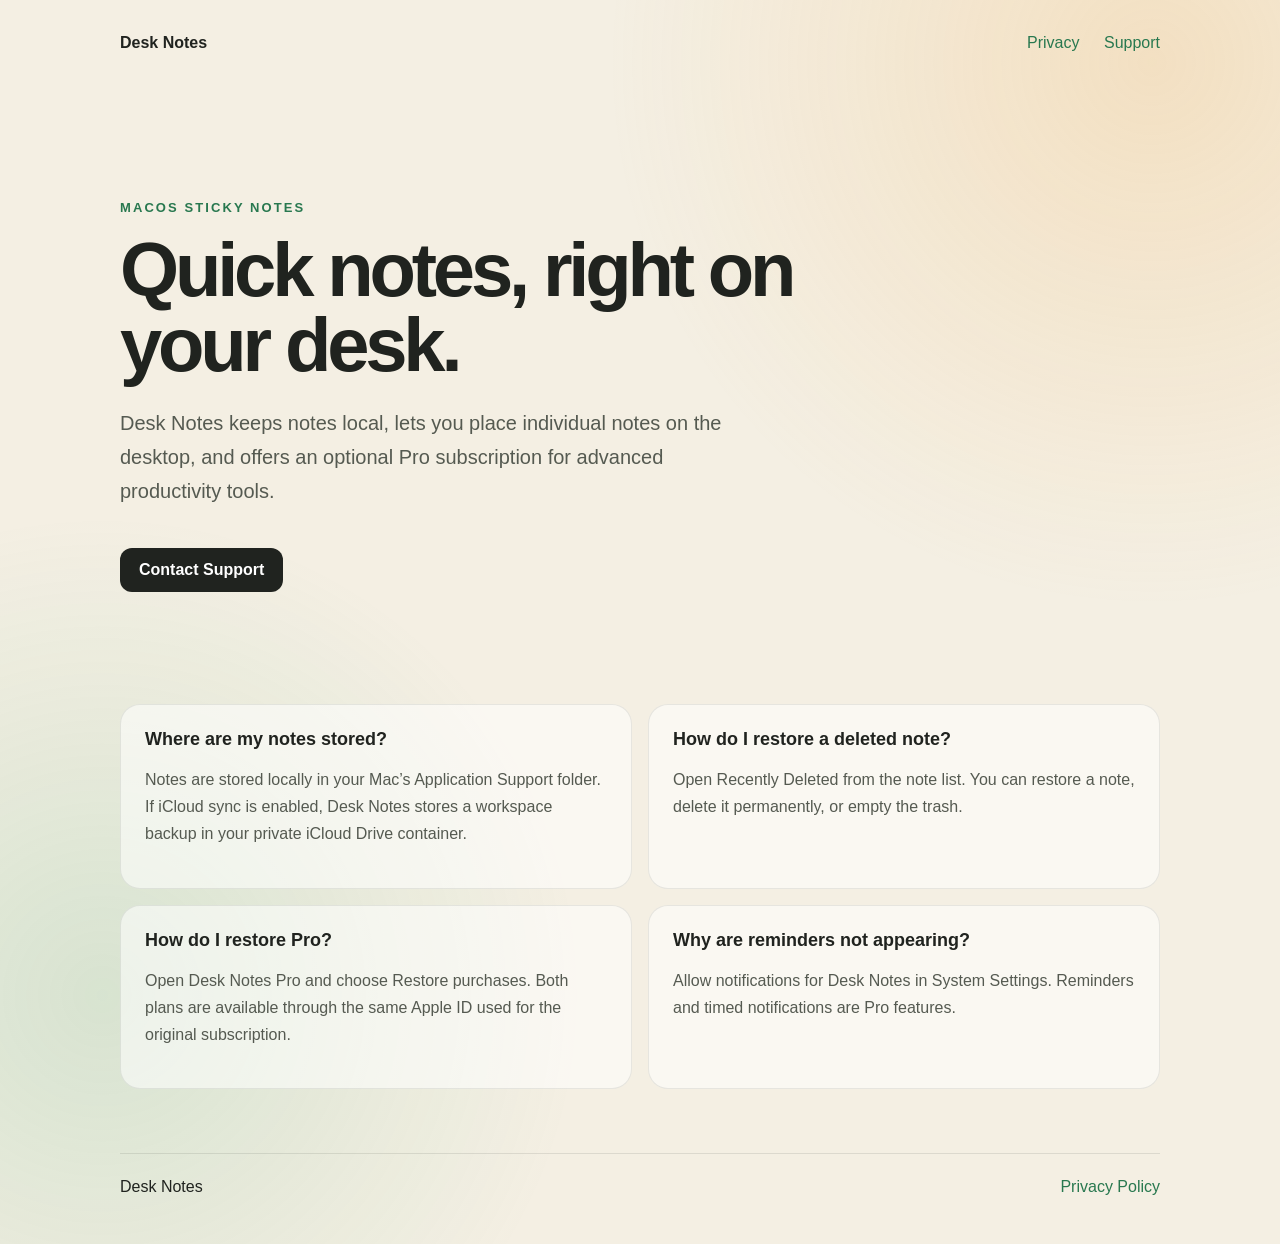
<file: index.html>
<!doctype html>
<html lang="en">
<head>
  <meta charset="utf-8">
  <meta name="viewport" content="width=device-width, initial-scale=1">
  <title>Desk Notes Support</title>
  <link rel="stylesheet" href="styles.css">
</head>
<body>
  <main>
    <nav>
      <strong>Desk Notes</strong>
      <div>
        <a href="privacy.html">Privacy</a>
        <a href="https://github.com/ktn4sgrtgc-gif/desknotes-support/issues">Support</a>
      </div>
    </nav>

    <section class="hero">
      <p class="eyebrow">macOS Sticky Notes</p>
      <h1>Quick notes, right on your desk.</h1>
      <p class="lead">Desk Notes keeps notes local, lets you place individual notes on the desktop, and offers an optional Pro subscription for advanced productivity tools.</p>
      <a class="button" href="https://github.com/ktn4sgrtgc-gif/desknotes-support/issues/new">Contact Support</a>
    </section>

    <section class="grid">
      <article>
        <h2>Where are my notes stored?</h2>
        <p>Notes are stored locally in your Mac’s Application Support folder. If iCloud sync is enabled, Desk Notes stores a workspace backup in your private iCloud Drive container.</p>
      </article>
      <article>
        <h2>How do I restore a deleted note?</h2>
        <p>Open Recently Deleted from the note list. You can restore a note, delete it permanently, or empty the trash.</p>
      </article>
      <article>
        <h2>How do I restore Pro?</h2>
        <p>Open Desk Notes Pro and choose Restore purchases. Both plans are available through the same Apple ID used for the original subscription.</p>
      </article>
      <article>
        <h2>Why are reminders not appearing?</h2>
        <p>Allow notifications for Desk Notes in System Settings. Reminders and timed notifications are Pro features.</p>
      </article>
    </section>

    <footer>
      <span>Desk Notes</span>
      <a href="privacy.html">Privacy Policy</a>
    </footer>
  </main>
</body>
</html>
</file>
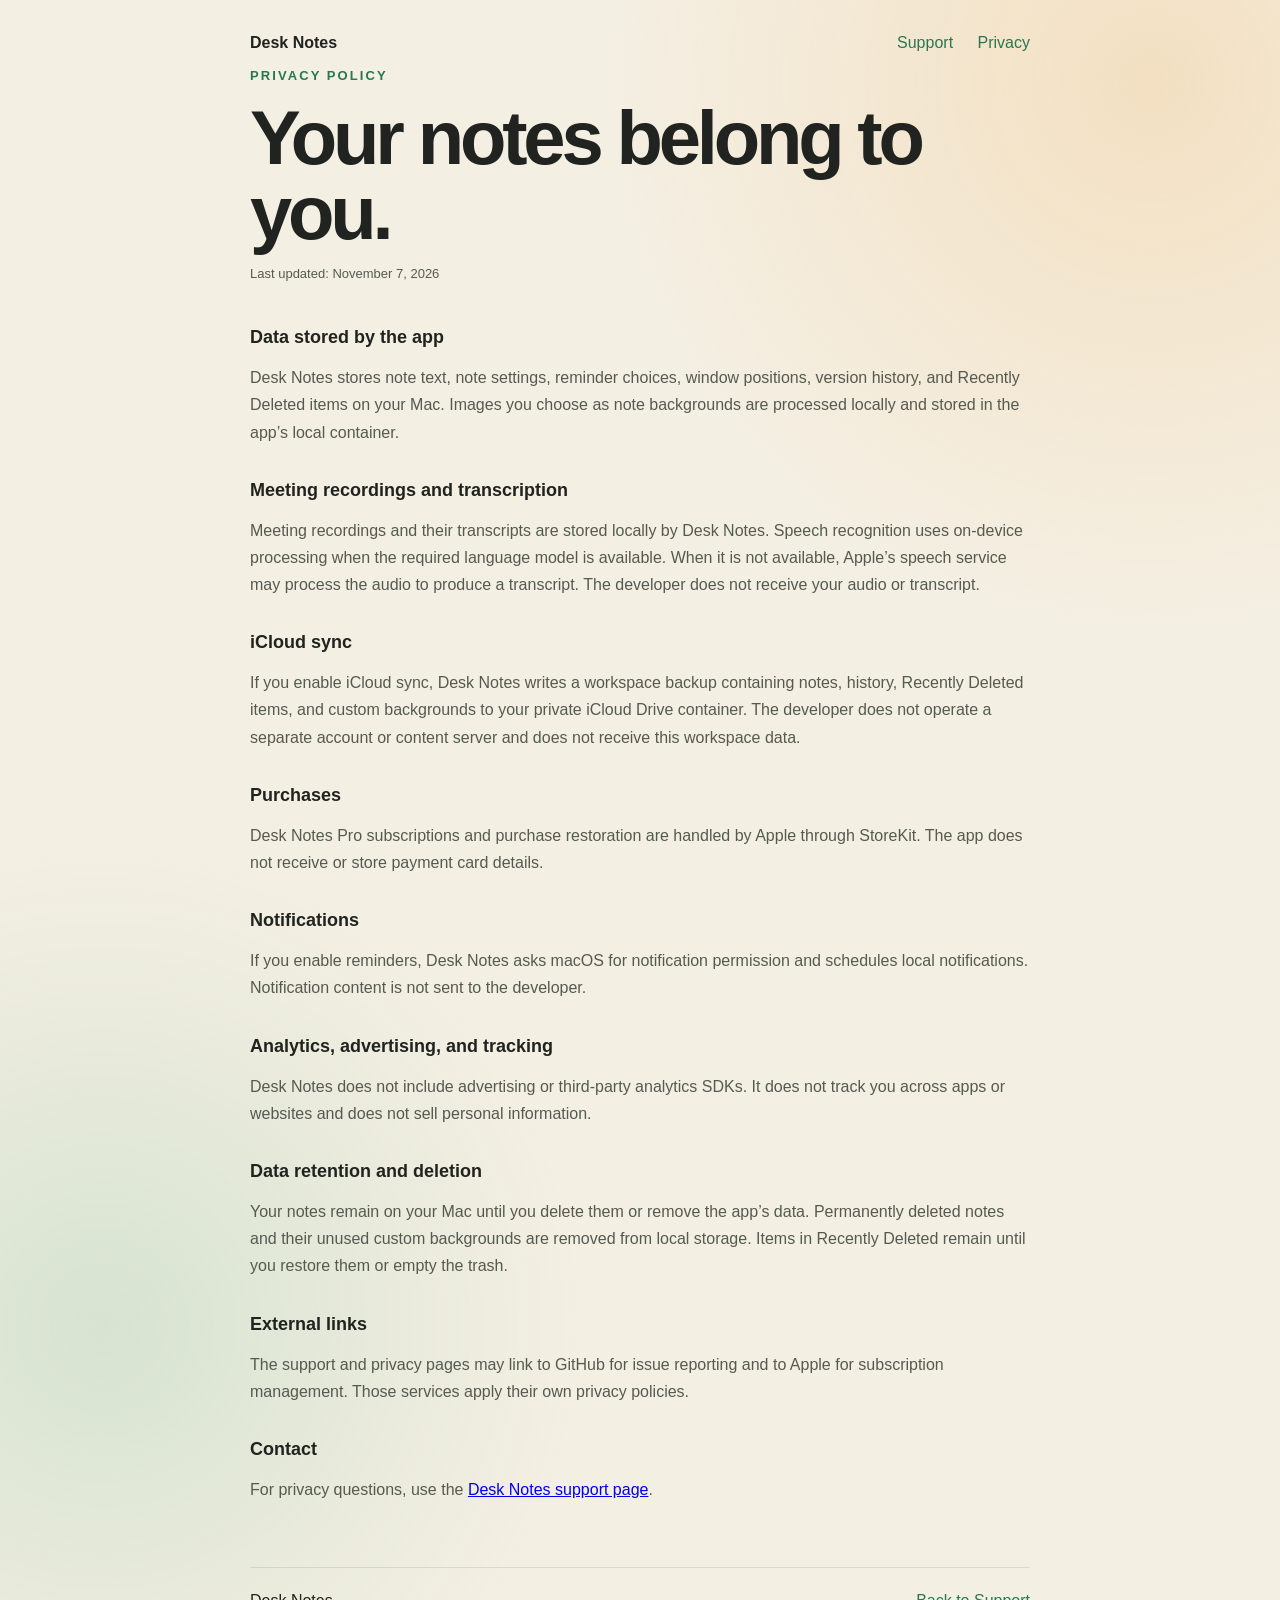
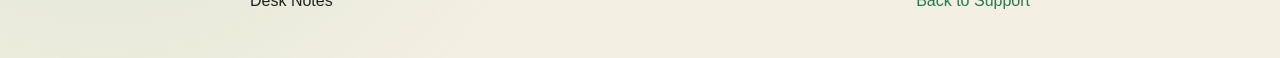
<file: privacy.html>
<!doctype html>
<html lang="en">
<head>
  <meta charset="utf-8">
  <meta name="viewport" content="width=device-width, initial-scale=1">
  <title>Desk Notes Privacy Policy</title>
  <link rel="stylesheet" href="styles.css">
</head>
<body>
  <main class="policy">
    <nav>
      <strong>Desk Notes</strong>
      <div>
        <a href="index.html">Support</a>
        <a href="privacy.html">Privacy</a>
      </div>
    </nav>

    <p class="eyebrow">Privacy Policy</p>
    <h1>Your notes belong to you.</h1>
    <p class="updated">Last updated: November 7, 2026</p>

    <h2>Data stored by the app</h2>
    <p>Desk Notes stores note text, note settings, reminder choices, window positions, version history, and Recently Deleted items on your Mac. Images you choose as note backgrounds are processed locally and stored in the app’s local container.</p>

    <h2>Meeting recordings and transcription</h2>
    <p>Meeting recordings and their transcripts are stored locally by Desk Notes. Speech recognition uses on-device processing when the required language model is available. When it is not available, Apple’s speech service may process the audio to produce a transcript. The developer does not receive your audio or transcript.</p>

    <h2>iCloud sync</h2>
    <p>If you enable iCloud sync, Desk Notes writes a workspace backup containing notes, history, Recently Deleted items, and custom backgrounds to your private iCloud Drive container. The developer does not operate a separate account or content server and does not receive this workspace data.</p>

    <h2>Purchases</h2>
    <p>Desk Notes Pro subscriptions and purchase restoration are handled by Apple through StoreKit. The app does not receive or store payment card details.</p>

    <h2>Notifications</h2>
    <p>If you enable reminders, Desk Notes asks macOS for notification permission and schedules local notifications. Notification content is not sent to the developer.</p>

    <h2>Analytics, advertising, and tracking</h2>
    <p>Desk Notes does not include advertising or third-party analytics SDKs. It does not track you across apps or websites and does not sell personal information.</p>

    <h2>Data retention and deletion</h2>
    <p>Your notes remain on your Mac until you delete them or remove the app’s data. Permanently deleted notes and their unused custom backgrounds are removed from local storage. Items in Recently Deleted remain until you restore them or empty the trash.</p>

    <h2>External links</h2>
    <p>The support and privacy pages may link to GitHub for issue reporting and to Apple for subscription management. Those services apply their own privacy policies.</p>

    <h2>Contact</h2>
    <p>For privacy questions, use the <a href="https://github.com/ktn4sgrtgc-gif/desknotes-support/issues/new">Desk Notes support page</a>.</p>

    <footer>
      <span>Desk Notes</span>
      <a href="index.html">Back to Support</a>
    </footer>
  </main>
</body>
</html>
</file>
<file: styles.css>
:root {
  color-scheme: light dark;
  font-family: -apple-system, BlinkMacSystemFont, "SF Pro Text", sans-serif;
  background: #f4efe3;
  color: #20231f;
}

* {
  box-sizing: border-box;
}

body {
  margin: 0;
  min-height: 100vh;
  background:
    radial-gradient(circle at 90% 5%, rgba(240, 171, 77, 0.22), transparent 34rem),
    radial-gradient(circle at 8% 80%, rgba(64, 166, 111, 0.16), transparent 30rem),
    #f4efe3;
}

main {
  width: min(1040px, calc(100% - 40px));
  margin: 0 auto;
  padding: 34px 0 48px;
}

nav,
footer {
  display: flex;
  align-items: center;
  justify-content: space-between;
  gap: 20px;
}

nav a,
footer a {
  color: #28784f;
  margin-left: 20px;
  text-decoration: none;
}

.hero {
  padding: 132px 0 112px;
  max-width: 760px;
}

.eyebrow {
  color: #28784f;
  font-size: 13px;
  font-weight: 700;
  letter-spacing: 0.16em;
  text-transform: uppercase;
}

h1 {
  font-size: clamp(42px, 7vw, 76px);
  letter-spacing: -0.055em;
  line-height: 0.98;
  margin: 14px 0 24px;
}

h2 {
  font-size: 18px;
  margin-top: 0;
}

p {
  color: #555a51;
  font-size: 16px;
  line-height: 1.7;
}

.lead {
  font-size: 20px;
  max-width: 650px;
}

.button {
  background: #20231f;
  border-radius: 12px;
  color: white;
  display: inline-block;
  font-weight: 650;
  margin-top: 20px;
  padding: 13px 19px;
  text-decoration: none;
}

.grid {
  display: grid;
  gap: 16px;
  grid-template-columns: repeat(2, minmax(0, 1fr));
}

.grid article {
  background: rgba(255, 255, 255, 0.55);
  border: 1px solid rgba(51, 60, 49, 0.1);
  border-radius: 20px;
  padding: 24px;
}

.policy {
  max-width: 780px;
}

.policy h1 {
  margin-bottom: 8px;
}

.policy h2 {
  margin-top: 34px;
}

.updated {
  font-size: 13px;
  margin-bottom: 42px;
}

footer {
  border-top: 1px solid rgba(51, 60, 49, 0.12);
  margin-top: 64px;
  padding-top: 24px;
}

@media (max-width: 720px) {
  .grid {
    grid-template-columns: 1fr;
  }

  .hero {
    padding: 90px 0 70px;
  }
}

@media (prefers-color-scheme: dark) {
  :root {
    background: #151714;
    color: #f4f0e6;
  }

  body {
    background:
      radial-gradient(circle at 90% 5%, rgba(240, 171, 77, 0.13), transparent 34rem),
      radial-gradient(circle at 8% 80%, rgba(64, 166, 111, 0.12), transparent 30rem),
      #151714;
  }

  p {
    color: #b6baaf;
  }

  .grid article {
    background: rgba(255, 255, 255, 0.05);
    border-color: rgba(255, 255, 255, 0.08);
  }

  .button {
    background: #f4f0e6;
    color: #20231f;
  }
}
</file>
